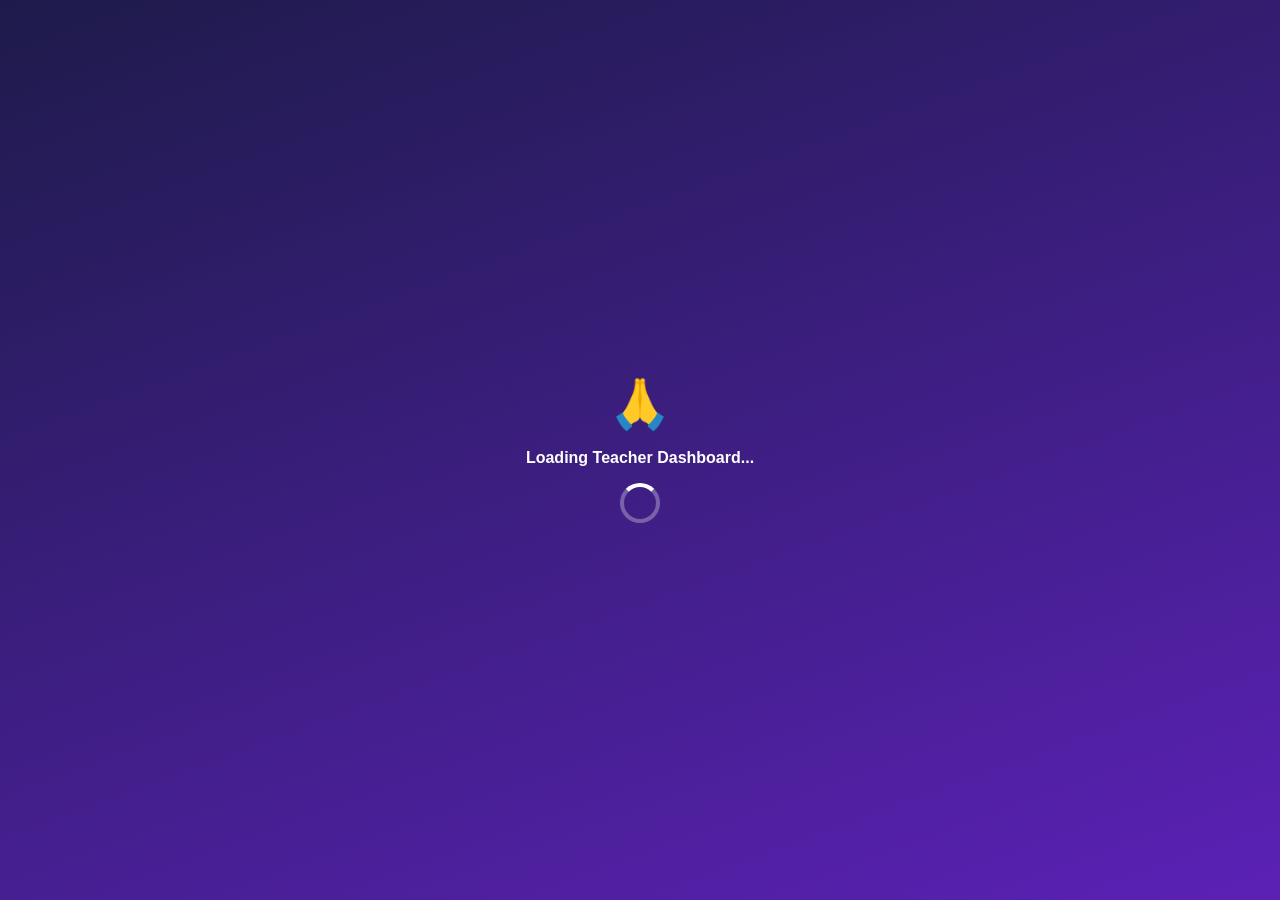
<file: dashboard.html>
<!DOCTYPE html>
<html lang="en">
<head>
<meta charset="UTF-8"/>
<meta name="viewport" content="width=device-width, initial-scale=1.0"/>
<title>Teacher Dashboard — Destroying the Works of the Devil</title>
<link rel="stylesheet" href="dashboard.css"/>
</head>
<body>



<!-- DASHBOARD SCREEN -->
<div id="screen-dashboard" class="screen">

  <!-- TOP NAV -->
  <div class="dash-nav">
    <div class="dash-nav-left">
      <span class="dash-logo">🙏</span>
      <span class="dash-title">Teacher Dashboard</span>
    </div>
    <div class="dash-nav-right">
      <span id="teacher-name" class="teacher-name"></span>
      <div class="class-code-badge" id="class-code-badge"></div>
      <button class="btn-logout" onclick="logout()">Logout</button>
    </div>
  </div>

  <!-- STATS BAR -->
  <div class="stats-bar">
    <div class="stat-item">
      <div class="stat-num" id="stat-students">0</div>
      <div class="stat-label">Students</div>
    </div>
    <div class="stat-item">
      <div class="stat-num" id="stat-submissions">0</div>
      <div class="stat-label">Submissions</div>
    </div>
    <div class="stat-item">
      <div class="stat-num" id="stat-graded">0</div>
      <div class="stat-label">Graded</div>
    </div>
    <div class="stat-item">
      <div class="stat-num" id="stat-days">0</div>
      <div class="stat-label">Days Left</div>
    </div>
  </div>

  <!-- MAIN CONTENT -->
  <div class="dash-content">

    <!-- LEFT: Student List -->
    <div class="student-panel">
      <div class="panel-header">
        <h2>My Students</h2>
        <input type="text" class="search-input" placeholder="🔍 Search students..." oninput="filterStudents(this.value)" />
      </div>
      <div id="student-list" class="student-list">
        <!-- Populated by JS -->
      </div>
    </div>

    <!-- RIGHT: Submission Detail -->
    <div class="detail-panel" id="detail-panel">
      <div class="detail-empty" id="detail-empty">
        <div style="font-size:3rem;">📋</div>
        <p>Select a student to view their submissions</p>
      </div>
      <div id="detail-content" class="hidden">
        <!-- Populated by JS -->
      </div>
    </div>

  </div>
</div>

<!-- GRADE MODAL -->
<div id="grade-modal" class="modal hidden">
  <div class="modal-box">
    <button class="modal-close" onclick="closeGradeModal()">✕</button>
    <h2>Grade Submission</h2>
    <p id="grade-context" style="font-size:0.88rem;color:#4b5563;margin-bottom:16px;"></p>

    <label class="grade-label">Grade Style</label>
    <div class="grade-style-toggle">
      <button class="grade-style-btn active" id="btn-letter" onclick="setGradeStyle('letter')">Letter Grade</button>
      <button class="grade-style-btn" id="btn-ministry" onclick="setGradeStyle('ministry')">Ministry Grade</button>
    </div>

    <div id="letter-grades" class="grade-options">
      <button class="grade-opt" onclick="selectGrade('A')">A</button>
      <button class="grade-opt" onclick="selectGrade('B')">B</button>
      <button class="grade-opt" onclick="selectGrade('C')">C</button>
      <button class="grade-opt" onclick="selectGrade('D')">D</button>
      <button class="grade-opt" onclick="selectGrade('F')">F</button>
    </div>

    <div id="ministry-grades" class="grade-options hidden">
      <button class="grade-opt ministry" onclick="selectGrade('Excellent')">⭐ Excellent</button>
      <button class="grade-opt ministry" onclick="selectGrade('Good')">👍 Good</button>
      <button class="grade-opt ministry" onclick="selectGrade('Satisfactory')">✅ Satisfactory</button>
      <button class="grade-opt ministry" onclick="selectGrade('Needs Improvement')">🔄 Needs Improvement</button>
    </div>

    <div id="grade-selected" class="grade-selected hidden"></div>

    <label class="grade-label" style="margin-top:16px;">Comment / Encouragement</label>
    <textarea id="grade-comment" class="grade-comment" placeholder="Write your feedback, encouragement or notes for this student..."></textarea>

    <button class="btn-submit-grade" onclick="submitGrade()">✅ Submit Grade & Comment</button>
  </div>
</div>

<script src="firebase-config.js"></script>
<script src="dashboard.js"></script>
</body>
</html>
</file>
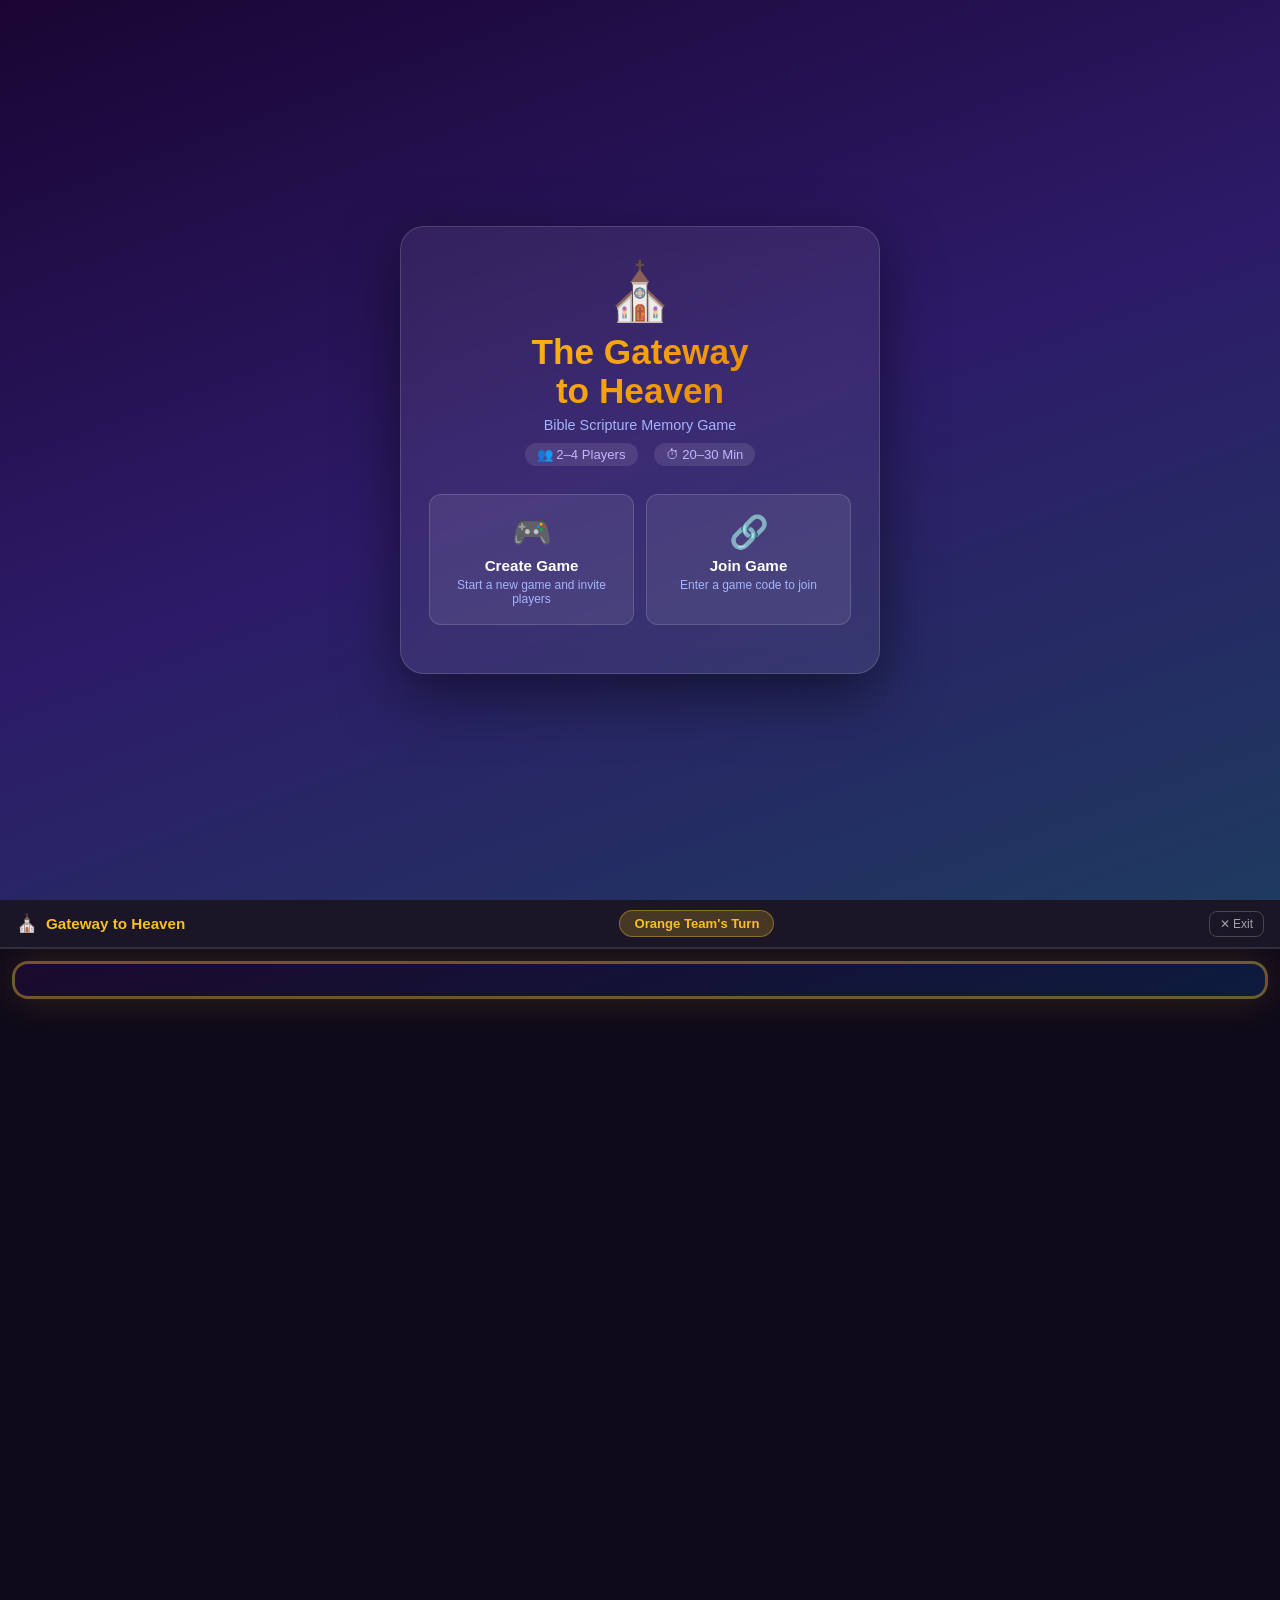
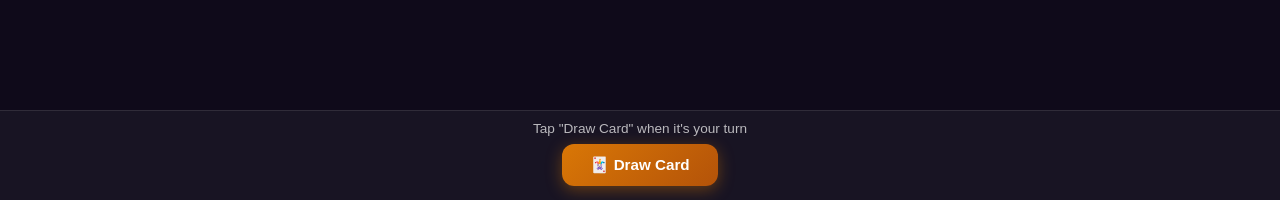
<file: game.html>
<!DOCTYPE html>
<html lang="en">
<head>
<meta charset="UTF-8"/>
<meta name="viewport" content="width=device-width, initial-scale=1.0"/>
<title>The Gateway to Heaven — Bible Game</title>
<link rel="stylesheet" href="game.css"/>
</head>
<body>

<!-- LOBBY SCREEN -->
<div id="screen-lobby" class="screen active">
  <div class="lobby-bg">
    <div class="lobby-box">
      <div class="game-title">
        <div class="game-icon">⛪</div>
        <h1>The Gateway<br>to Heaven</h1>
        <p>Bible Scripture Memory Game</p>
        <div class="game-meta">
          <span>👥 2–4 Players</span>
          <span>⏱ 20–30 Min</span>
        </div>
      </div>

      <div class="lobby-actions">
        <div class="action-card" onclick="showCreateGame()">
          <div class="action-icon">🎮</div>
          <h3>Create Game</h3>
          <p>Start a new game and invite players</p>
        </div>
        <div class="action-card" onclick="showJoinGame()">
          <div class="action-icon">🔗</div>
          <h3>Join Game</h3>
          <p>Enter a game code to join</p>
        </div>
      </div>

      <!-- Create Game Form -->
      <div id="create-form" class="lobby-form hidden">
        <h3>Create New Game</h3>
        <label>Your Name</label>
        <input type="text" id="create-name" placeholder="Enter your name" />
        <label>Pick Your Team Color</label>
        <div class="color-picker">
          <button class="color-opt orange active" data-color="orange" onclick="pickColor(this)">🟠 Orange</button>
          <button class="color-opt red" data-color="red" onclick="pickColor(this)">🔴 Red</button>
          <button class="color-opt green" data-color="green" onclick="pickColor(this)">🟢 Green</button>
          <button class="color-opt blue" data-color="blue" onclick="pickColor(this)">🔵 Blue</button>
        </div>
        <button class="btn-action" onclick="createGame()">Create Game Room</button>
      </div>

      <!-- Join Game Form -->
      <div id="join-form" class="lobby-form hidden">
        <h3>Join a Game</h3>
        <label>Your Name</label>
        <input type="text" id="join-name" placeholder="Enter your name" />
        <label>Game Code</label>
        <input type="text" id="join-code" placeholder="e.g. GTH-1234" maxlength="8" style="text-transform:uppercase;letter-spacing:2px;font-weight:700;" />
        <label>Pick Your Team Color</label>
        <div class="color-picker">
          <button class="color-opt orange active" data-color="orange" onclick="pickColor(this)">🟠 Orange</button>
          <button class="color-opt red" data-color="red" onclick="pickColor(this)">🔴 Red</button>
          <button class="color-opt green" data-color="green" onclick="pickColor(this)">🟢 Green</button>
          <button class="color-opt blue" data-color="blue" onclick="pickColor(this)">🔵 Blue</button>
        </div>
        <button class="btn-action" onclick="joinGame()">Join Game</button>
      </div>

      <!-- Waiting Room -->
      <div id="waiting-room" class="lobby-form hidden">
        <h3>Game Room Created!</h3>
        <div class="game-code-display" id="game-code-display"></div>
        <p style="font-size:0.85rem;color:#4b5563;text-align:center;">Share this code with other players</p>
        <div id="waiting-players" class="waiting-players"></div>
        <button class="btn-action" id="btn-start-game" onclick="startGame()" style="display:none;">▶ Start Game</button>
        <p id="waiting-msg" style="font-size:0.82rem;color:#9ca3af;text-align:center;margin-top:8px;">Waiting for players to join...</p>
      </div>

    </div>
  </div>
</div>

<!-- GAME SCREEN -->
<div id="screen-game" class="screen">

  <!-- Game Header -->
  <div class="game-header">
    <div class="game-header-left">
      <span style="font-size:1.1rem;">⛪</span>
      <span class="game-header-title">Gateway to Heaven</span>
    </div>
    <div class="turn-indicator" id="turn-indicator">Orange Team's Turn</div>
    <button class="btn-menu" onclick="if(confirm('Leave game?')) location.reload()">✕ Exit</button>
  </div>

  <!-- Player Scores -->
  <div class="score-bar" id="score-bar"></div>

  <!-- BOARD -->
  <div class="board-container">
    <div class="board" id="game-board"></div>
  </div>

  <!-- Card Area -->
  <div class="card-area" id="card-area">
    <div class="card-prompt" id="card-prompt">
      <p id="prompt-text">Tap "Draw Card" when it's your turn</p>
    </div>
    <div class="card-actions">
      <button class="btn-draw" id="btn-draw" onclick="drawCard()">🃏 Draw Card</button>
    </div>
  </div>

</div>

<!-- CARD MODAL -->
<div id="card-modal" class="card-modal hidden">
  <div class="card-modal-box">
    <div class="card-header">
      <div class="card-level-badge" id="card-level-badge">Level 1</div>
      <div class="card-reference" id="card-reference">Isaiah 40:28</div>
    </div>
    <div class="card-scripture" id="card-scripture"></div>
    <div class="card-question-box">
      <div class="card-q-label">📖 Recite or Answer:</div>
      <div class="card-question" id="card-question"></div>
    </div>
    <div class="card-answers">
      <button class="btn-correct" id="btn-correct" onclick="answerResult(true)">✅ Correct! Place Peg</button>
      <button class="btn-wrong" id="btn-wrong" onclick="answerResult(false)">❌ Incorrect — Skip Turn</button>
    </div>
    <p style="font-size:0.72rem;color:#9ca3af;text-align:center;margin-top:8px;">All players vote on the answer</p>
  </div>
</div>

<!-- WIN MODAL -->
<div id="win-modal" class="card-modal hidden">
  <div class="card-modal-box win-box">
    <div class="win-icon">🏆</div>
    <h2 id="win-title">Winner!</h2>
    <p id="win-message"></p>
    <button class="btn-draw" onclick="location.reload()">Play Again</button>
  </div>
</div>

<script src="game.js"></script>
</body>
</html>
</file>
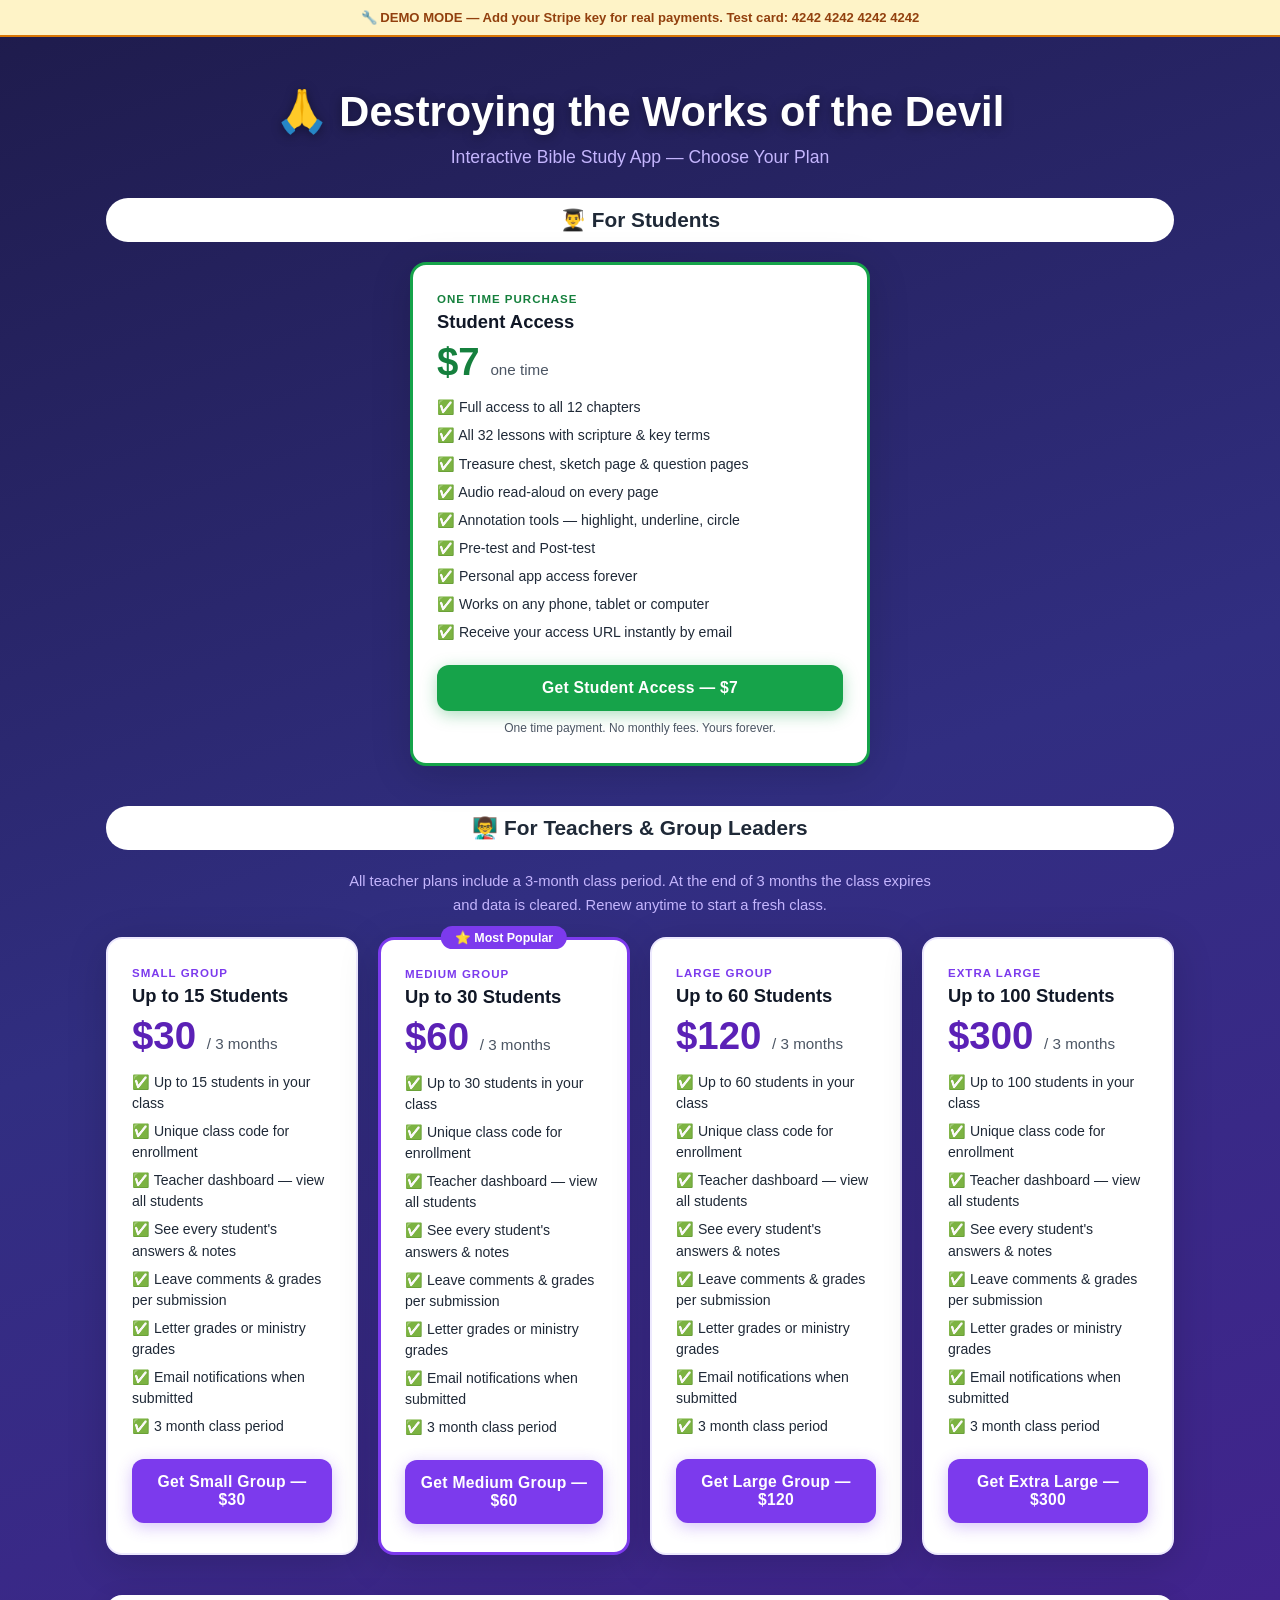
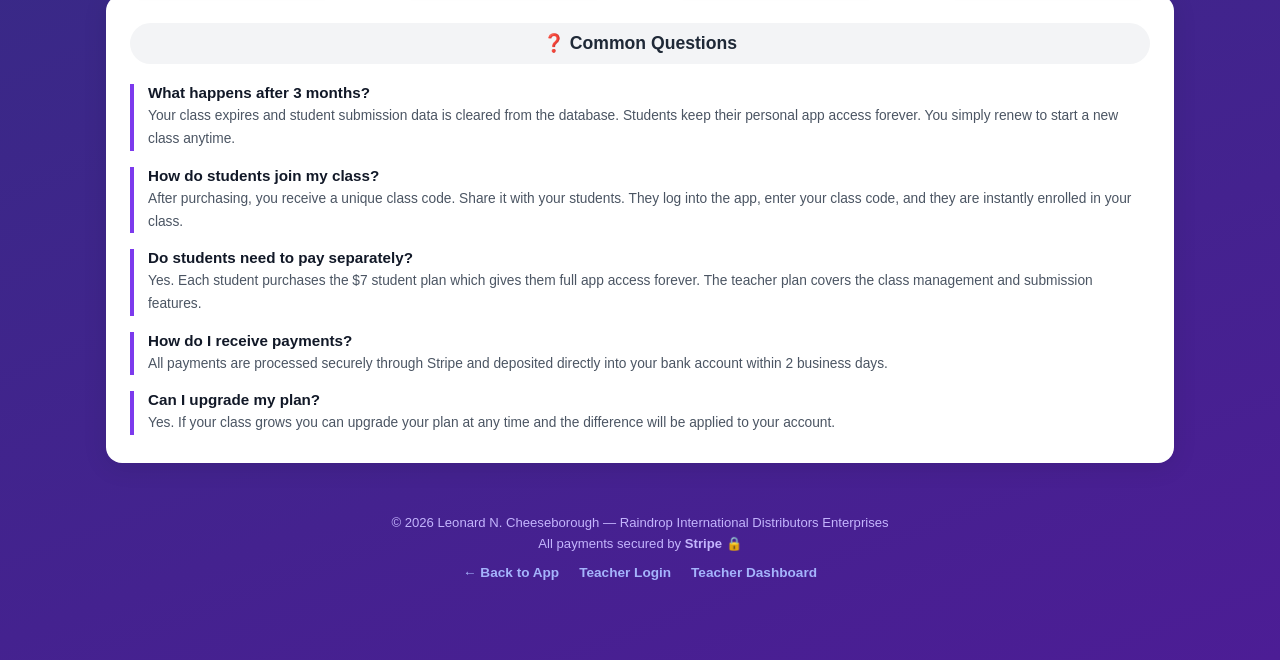
<file: pricing.html>
<!DOCTYPE html>
<html lang="en">
<head>
<meta charset="UTF-8"/>
<meta name="viewport" content="width=device-width, initial-scale=1.0"/>
<title>Pricing — Destroying the Works of the Devil</title>
<link rel="stylesheet" href="pricing.css"/>
</head>
<body>

<div class="pricing-page">

  <!-- HEADER -->
  <div class="pricing-header">
    <h1>🙏 Destroying the Works of the Devil</h1>
    <p class="pricing-subtitle">Interactive Bible Study App — Choose Your Plan</p>
  </div>

  <!-- STUDENT PLAN -->
  <section class="plan-section">
    <h2 class="section-label student-label">👨‍🎓 For Students</h2>
    <div class="plan-card student-card">
      <div class="plan-badge">One Time Purchase</div>
      <h3 class="plan-name">Student Access</h3>
      <div class="plan-price">$7 <span>one time</span></div>
      <ul class="plan-features">
        <li>✅ Full access to all 12 chapters</li>
        <li>✅ All 32 lessons with scripture & key terms</li>
        <li>✅ Treasure chest, sketch page & question pages</li>
        <li>✅ Audio read-aloud on every page</li>
        <li>✅ Annotation tools — highlight, underline, circle</li>
        <li>✅ Pre-test and Post-test</li>
        <li>✅ Personal app access forever</li>
        <li>✅ Works on any phone, tablet or computer</li>
        <li>✅ Receive your access URL instantly by email</li>
      </ul>
      <button class="btn-buy student-btn" onclick="checkout('student')">
        Get Student Access — $7
      </button>
      <p class="plan-note">One time payment. No monthly fees. Yours forever.</p>
    </div>
  </section>

  <!-- TEACHER PLANS -->
  <section class="plan-section">
    <h2 class="section-label teacher-label">👨‍🏫 For Teachers & Group Leaders</h2>
    <p class="teacher-intro">All teacher plans include a 3-month class period. At the end of 3 months the class expires and data is cleared. Renew anytime to start a fresh class.</p>

    <div class="teacher-plans">

      <!-- SMALL -->
      <div class="plan-card teacher-card">
        <div class="plan-badge">Small Group</div>
        <h3 class="plan-name">Up to 15 Students</h3>
        <div class="plan-price">$30 <span>/ 3 months</span></div>
        <ul class="plan-features">
          <li>✅ Up to 15 students in your class</li>
          <li>✅ Unique class code for enrollment</li>
          <li>✅ Teacher dashboard — view all students</li>
          <li>✅ See every student's answers & notes</li>
          <li>✅ Leave comments & grades per submission</li>
          <li>✅ Letter grades or ministry grades</li>
          <li>✅ Email notifications when submitted</li>
          <li>✅ 3 month class period</li>
        </ul>
        <button class="btn-buy teacher-btn" onclick="checkout('teacher_small')">
          Get Small Group — $30
        </button>
      </div>

      <!-- MEDIUM -->
      <div class="plan-card teacher-card popular">
        <div class="popular-badge">⭐ Most Popular</div>
        <div class="plan-badge">Medium Group</div>
        <h3 class="plan-name">Up to 30 Students</h3>
        <div class="plan-price">$60 <span>/ 3 months</span></div>
        <ul class="plan-features">
          <li>✅ Up to 30 students in your class</li>
          <li>✅ Unique class code for enrollment</li>
          <li>✅ Teacher dashboard — view all students</li>
          <li>✅ See every student's answers & notes</li>
          <li>✅ Leave comments & grades per submission</li>
          <li>✅ Letter grades or ministry grades</li>
          <li>✅ Email notifications when submitted</li>
          <li>✅ 3 month class period</li>
        </ul>
        <button class="btn-buy teacher-btn" onclick="checkout('teacher_medium')">
          Get Medium Group — $60
        </button>
      </div>

      <!-- LARGE -->
      <div class="plan-card teacher-card">
        <div class="plan-badge">Large Group</div>
        <h3 class="plan-name">Up to 60 Students</h3>
        <div class="plan-price">$120 <span>/ 3 months</span></div>
        <ul class="plan-features">
          <li>✅ Up to 60 students in your class</li>
          <li>✅ Unique class code for enrollment</li>
          <li>✅ Teacher dashboard — view all students</li>
          <li>✅ See every student's answers & notes</li>
          <li>✅ Leave comments & grades per submission</li>
          <li>✅ Letter grades or ministry grades</li>
          <li>✅ Email notifications when submitted</li>
          <li>✅ 3 month class period</li>
        </ul>
        <button class="btn-buy teacher-btn" onclick="checkout('teacher_large')">
          Get Large Group — $120
        </button>
      </div>

      <!-- EXTRA LARGE -->
      <div class="plan-card teacher-card">
        <div class="plan-badge">Extra Large</div>
        <h3 class="plan-name">Up to 100 Students</h3>
        <div class="plan-price">$300 <span>/ 3 months</span></div>
        <ul class="plan-features">
          <li>✅ Up to 100 students in your class</li>
          <li>✅ Unique class code for enrollment</li>
          <li>✅ Teacher dashboard — view all students</li>
          <li>✅ See every student's answers & notes</li>
          <li>✅ Leave comments & grades per submission</li>
          <li>✅ Letter grades or ministry grades</li>
          <li>✅ Email notifications when submitted</li>
          <li>✅ 3 month class period</li>
        </ul>
        <button class="btn-buy teacher-btn" onclick="checkout('teacher_xl')">
          Get Extra Large — $300
        </button>
      </div>

    </div>
  </section>

  <!-- FAQ -->
  <section class="faq-section">
    <h2 class="section-label">❓ Common Questions</h2>
    <div class="faq-list">
      <div class="faq-item">
        <div class="faq-q">What happens after 3 months?</div>
        <div class="faq-a">Your class expires and student submission data is cleared from the database. Students keep their personal app access forever. You simply renew to start a new class anytime.</div>
      </div>
      <div class="faq-item">
        <div class="faq-q">How do students join my class?</div>
        <div class="faq-a">After purchasing, you receive a unique class code. Share it with your students. They log into the app, enter your class code, and they are instantly enrolled in your class.</div>
      </div>
      <div class="faq-item">
        <div class="faq-q">Do students need to pay separately?</div>
        <div class="faq-a">Yes. Each student purchases the $7 student plan which gives them full app access forever. The teacher plan covers the class management and submission features.</div>
      </div>
      <div class="faq-item">
        <div class="faq-q">How do I receive payments?</div>
        <div class="faq-a">All payments are processed securely through Stripe and deposited directly into your bank account within 2 business days.</div>
      </div>
      <div class="faq-item">
        <div class="faq-q">Can I upgrade my plan?</div>
        <div class="faq-a">Yes. If your class grows you can upgrade your plan at any time and the difference will be applied to your account.</div>
      </div>
    </div>
  </section>

  <!-- FOOTER -->
  <div class="pricing-footer">
    <p>© 2026 Leonard N. Cheeseborough — Raindrop International Distributors Enterprises</p>
    <p>All payments secured by <strong>Stripe</strong> 🔒</p>
    <div class="footer-links">
      <a href="index.html">← Back to App</a>
      <a href="teacher-login.html">Teacher Login</a>
      <a href="dashboard.html">Teacher Dashboard</a>
    </div>
  </div>

</div>

<!-- STRIPE CHECKOUT MODAL -->
<div id="checkout-modal" class="checkout-modal hidden">
  <div class="checkout-box">
    <button class="checkout-close" onclick="closeCheckout()">✕</button>
    <h2 id="checkout-title">Complete Your Purchase</h2>
    <div id="checkout-summary" class="checkout-summary"></div>

    <div class="checkout-form">
      <label>Full Name</label>
      <input type="text" id="buyer-name" placeholder="Your full name" />

      <label>Email Address</label>
      <input type="email" id="buyer-email" placeholder="your@email.com" />

      <!-- Real Stripe fields (shown when Stripe key is set) -->
      <div id="stripe-real-fields" style="display:none;">
        <label>Card Number</label>
        <div id="stripe-card-element" class="stripe-input"></div>
        <div class="card-row">
          <div><label>Expiry</label><div id="stripe-expiry-element" class="stripe-input"></div></div>
          <div><label>CVC</label><div id="stripe-cvc-element" class="stripe-input"></div></div>
        </div>
      </div>

      <!-- Demo fields (shown when no Stripe key) -->
      <div id="stripe-demo-fields" style="display:block;">
        <div style="background:#fef3c7;border-radius:8px;padding:10px 12px;font-size:0.8rem;font-weight:700;color:#92400e;margin-bottom:10px;">
          🔧 Demo Mode — Use test card below. Add your Stripe key to enable real payments.
        </div>
        <label>Card Number (Test)</label>
        <input type="text" id="demo-card" class="stripe-input" value="4242 4242 4242 4242"
          style="width:100%;border:2px solid #e5e7eb;border-radius:8px;padding:12px;font-size:0.95rem;font-family:monospace;" />
        <div class="card-row" style="display:grid;grid-template-columns:1fr 1fr;gap:10px;margin-top:10px;">
          <div>
            <label>Expiry</label>
            <input type="text" placeholder="12/28" value="12/28"
              style="width:100%;border:2px solid #e5e7eb;border-radius:8px;padding:12px;font-size:0.95rem;" />
          </div>
          <div>
            <label>CVC</label>
            <input type="text" placeholder="123" value="123"
              style="width:100%;border:2px solid #e5e7eb;border-radius:8px;padding:12px;font-size:0.95rem;" />
          </div>
        </div>
      </div>

      <div id="stripe-error" class="stripe-error hidden"></div>

      <button class="btn-pay" id="btn-pay" onclick="processPayment()">
        🔒 Pay Securely
      </button>
      <p class="secure-note">🔒 Secured by Stripe. We never store your card details.</p>
    </div>
  </div>
</div>

<!-- SUCCESS MODAL -->
<div id="success-modal" class="checkout-modal hidden">
  <div class="checkout-box success-box">
    <div class="success-icon">✅</div>
    <h2>Payment Successful!</h2>
    <p id="success-message"></p>
    <button class="btn-buy student-btn" onclick="closeSuccess()">Continue</button>
  </div>
</div>

<script src="https://js.stripe.com/v3/"></script>
<script src="pricing.js"></script>
</body>
</html>
</file>
<file: dashboard.css>
/* ===== DASHBOARD STYLES ===== */
*, *::before, *::after { box-sizing: border-box; margin: 0; padding: 0; }

:root {
  --purple: #7c3aed; --purple-dark: #5b21b6; --purple-light: #ede9fe;
  --green: #16a34a; --green-dark: #15803d; --green-light: #dcfce7;
  --gold: #d97706; --white: #ffffff;
  --gray-50: #f9fafb; --gray-100: #f3f4f6; --gray-200: #e5e7eb;
  --gray-300: #d1d5db; --gray-400: #9ca3af; --gray-600: #4b5563;
  --gray-800: #1f2937; --black: #111827;
  --radius: 12px; --shadow: 0 2px 12px rgba(0,0,0,0.10);
}

body { font-family: -apple-system, BlinkMacSystemFont, 'Segoe UI', Roboto, sans-serif; background: var(--gray-50); color: var(--black); min-height: 100vh; }

.screen { display: none; }
.screen.active { display: block; }
.hidden { display: none !important; }

/* ===== LOGIN ===== */
#screen-login {
  min-height: 100vh;
  display: flex !important;
  align-items: center;
  justify-content: center;
  background: linear-gradient(160deg, #1e1b4b, #4c1d95);
  padding: 20px;
}
.login-box {
  background: var(--white); border-radius: 20px;
  padding: 40px 32px; max-width: 400px; width: 100%;
  text-align: center; box-shadow: 0 20px 60px rgba(0,0,0,0.3);
}
.login-logo { font-size: 3rem; margin-bottom: 12px; }
.login-box h1 { font-size: 1.6rem; font-weight: 800; color: var(--purple-dark); margin-bottom: 6px; }
.login-sub { font-size: 0.9rem; color: var(--gray-600); margin-bottom: 28px; }
.btn-google {
  display: flex; align-items: center; justify-content: center; gap: 10px;
  width: 100%; padding: 13px; border: 2px solid var(--gray-200);
  border-radius: 12px; background: var(--white); font-size: 0.95rem;
  font-weight: 700; cursor: pointer; transition: all 0.2s; color: var(--gray-800);
}
.btn-google:hover { background: var(--gray-50); border-color: var(--gray-300); }
.login-note { font-size: 0.82rem; color: var(--gray-600); margin-top: 20px; }
.login-note a { color: var(--purple); font-weight: 600; text-decoration: none; }

/* ===== DASHBOARD NAV ===== */
.dash-nav {
  display: flex; align-items: center; justify-content: space-between;
  padding: 12px 24px; background: var(--white);
  border-bottom: 2px solid var(--gray-200);
  box-shadow: var(--shadow); position: sticky; top: 0; z-index: 100;
  flex-wrap: wrap; gap: 8px;
}
.dash-nav-left  { display: flex; align-items: center; gap: 10px; }
.dash-logo      { font-size: 1.4rem; }
.dash-title     { font-size: 1rem; font-weight: 800; color: var(--purple-dark); }
.dash-nav-right { display: flex; align-items: center; gap: 12px; flex-wrap: wrap; }
.teacher-name   { font-size: 0.85rem; font-weight: 600; color: var(--gray-800); }
.class-code-badge {
  background: var(--purple-light); color: var(--purple-dark);
  font-size: 0.8rem; font-weight: 800; padding: 4px 12px;
  border-radius: 20px; letter-spacing: 1px;
}
.btn-logout {
  padding: 6px 14px; border-radius: 20px;
  border: 2px solid var(--gray-200); background: var(--white);
  font-size: 0.78rem; font-weight: 600; cursor: pointer; color: var(--gray-600);
  transition: all 0.2s;
}
.btn-logout:hover { background: #fee2e2; border-color: #ef4444; color: #dc2626; }

/* ===== STATS BAR ===== */
.stats-bar {
  display: flex; gap: 0;
  background: linear-gradient(135deg, #5b21b6, #7c3aed);
  padding: 16px 24px;
}
.stat-item { flex: 1; text-align: center; border-right: 1px solid rgba(255,255,255,0.2); }
.stat-item:last-child { border-right: none; }
.stat-num   { font-size: 2rem; font-weight: 900; color: var(--white); line-height: 1; }
.stat-label { font-size: 0.72rem; color: #c4b5fd; font-weight: 600; text-transform: uppercase; letter-spacing: 0.5px; margin-top: 2px; }

/* ===== MAIN CONTENT ===== */
.dash-content {
  display: grid;
  grid-template-columns: 320px 1fr;
  gap: 0;
  height: calc(100vh - 130px);
  overflow: hidden;
}

/* ===== STUDENT PANEL ===== */
.student-panel {
  border-right: 2px solid var(--gray-200);
  display: flex; flex-direction: column;
  overflow: hidden;
}
.panel-header {
  padding: 14px 16px;
  border-bottom: 1px solid var(--gray-200);
  background: var(--white);
  display: flex; flex-direction: column; gap: 8px;
  flex-shrink: 0;
}
.panel-header h2 { font-size: 1rem; font-weight: 800; color: var(--black); }
.search-input {
  border: 2px solid var(--gray-200); border-radius: 8px;
  padding: 7px 10px; font-size: 0.85rem; outline: none;
  font-family: inherit; transition: border-color 0.2s; width: 100%;
}
.search-input:focus { border-color: var(--purple); }

.student-list {
  flex: 1; overflow-y: auto; padding: 8px;
  display: flex; flex-direction: column; gap: 6px;
}

.student-item {
  padding: 12px 14px; background: var(--white);
  border-radius: var(--radius); border: 2px solid var(--gray-200);
  cursor: pointer; transition: all 0.2s;
}
.student-item:hover  { border-color: var(--purple); background: var(--purple-light); }
.student-item.active { border-color: var(--purple); background: var(--purple); color: var(--white); }

.student-item-name    { font-size: 0.9rem; font-weight: 700; }
.student-item-sub     { font-size: 0.76rem; color: var(--gray-600); margin-top: 2px; }
.student-item.active .student-item-sub { color: #c4b5fd; }
.student-item-badges  { display: flex; gap: 4px; margin-top: 5px; flex-wrap: wrap; }

.badge {
  font-size: 0.65rem; font-weight: 700; padding: 2px 7px;
  border-radius: 20px; text-transform: uppercase;
}
.badge-submitted { background: #dbeafe; color: #1e40af; }
.badge-graded    { background: var(--green-light); color: var(--green-dark); }
.badge-pending   { background: #fef3c7; color: #92400e; }

/* ===== DETAIL PANEL ===== */
.detail-panel {
  overflow-y: auto; padding: 20px;
  background: var(--gray-50);
}
.detail-empty {
  display: flex; flex-direction: column; align-items: center;
  justify-content: center; height: 300px;
  color: var(--gray-400); gap: 12px; text-align: center;
  font-size: 0.95rem;
}

.detail-student-header {
  display: flex; align-items: center; gap: 14px;
  background: var(--white); border-radius: var(--radius);
  padding: 16px 20px; margin-bottom: 16px;
  box-shadow: var(--shadow);
}
.detail-avatar {
  width: 48px; height: 48px; border-radius: 50%;
  background: var(--purple); color: var(--white);
  display: flex; align-items: center; justify-content: center;
  font-size: 1.3rem; font-weight: 800; flex-shrink: 0;
}
.detail-student-name  { font-size: 1.1rem; font-weight: 800; color: var(--black); }
.detail-student-email { font-size: 0.82rem; color: var(--gray-600); margin-top: 2px; }

.submissions-list { display: flex; flex-direction: column; gap: 12px; }

.submission-card {
  background: var(--white); border-radius: var(--radius);
  border: 2px solid var(--gray-200); padding: 16px 18px;
  box-shadow: var(--shadow);
}
.submission-header {
  display: flex; justify-content: space-between; align-items: flex-start;
  margin-bottom: 10px; flex-wrap: wrap; gap: 8px;
}
.submission-title { font-size: 0.95rem; font-weight: 800; color: var(--black); }
.submission-date  { font-size: 0.75rem; color: var(--gray-400); }

.submission-answers { margin-bottom: 12px; }
.answer-item { margin-bottom: 8px; }
.answer-q { font-size: 0.78rem; font-weight: 700; color: var(--purple-dark); margin-bottom: 2px; }
.answer-a {
  font-size: 0.84rem; color: var(--gray-800); background: var(--gray-50);
  border-left: 3px solid var(--purple-light); padding: 6px 10px; border-radius: 4px;
}

.grade-display {
  display: flex; align-items: center; gap: 10px;
  background: var(--green-light); border-radius: 8px;
  padding: 10px 12px; margin-bottom: 10px; flex-wrap: wrap;
}
.grade-value  { font-size: 1.1rem; font-weight: 900; color: var(--green-dark); }
.grade-comment-text { font-size: 0.82rem; color: var(--gray-800); font-style: italic; }

.submission-actions { display: flex; gap: 8px; flex-wrap: wrap; }
.btn-grade {
  padding: 8px 16px; border-radius: 8px; border: none;
  background: var(--purple); color: var(--white);
  font-size: 0.82rem; font-weight: 700; cursor: pointer;
  transition: all 0.2s;
}
.btn-grade:hover { background: var(--purple-dark); }
.btn-regrade {
  padding: 8px 16px; border-radius: 8px;
  border: 2px solid var(--gray-300); background: var(--white);
  font-size: 0.82rem; font-weight: 600; cursor: pointer;
  transition: all 0.2s; color: var(--gray-600);
}
.btn-regrade:hover { border-color: var(--purple); color: var(--purple); }

/* ===== GRADE MODAL ===== */
.modal {
  position: fixed; inset: 0; background: rgba(0,0,0,0.6);
  z-index: 9999; display: flex; align-items: center;
  justify-content: center; padding: 16px;
}
.modal.hidden { display: none; }
.modal-box {
  background: var(--white); border-radius: 16px;
  padding: 28px 24px; max-width: 480px; width: 100%;
  max-height: 90vh; overflow-y: auto; position: relative;
  box-shadow: 0 20px 60px rgba(0,0,0,0.3);
}
.modal-close {
  position: absolute; top: 12px; right: 12px;
  background: var(--gray-100); border: none;
  border-radius: 50%; width: 30px; height: 30px;
  font-size: 0.88rem; cursor: pointer; color: var(--gray-800); font-weight: 700;
}
.modal-box h2 { font-size: 1.2rem; font-weight: 800; color: var(--purple-dark); margin-bottom: 12px; }

.grade-label { font-size: 0.82rem; font-weight: 700; color: var(--gray-800); display: block; margin-bottom: 6px; }

.grade-style-toggle { display: flex; gap: 8px; margin-bottom: 14px; }
.grade-style-btn {
  flex: 1; padding: 8px; border-radius: 8px;
  border: 2px solid var(--gray-200); background: var(--white);
  font-size: 0.82rem; font-weight: 700; cursor: pointer;
  transition: all 0.2s; color: var(--gray-600);
}
.grade-style-btn.active { background: var(--purple); color: var(--white); border-color: var(--purple); }

.grade-options { display: flex; gap: 8px; flex-wrap: wrap; margin-bottom: 14px; }
.grade-opt {
  padding: 10px 16px; border-radius: 10px;
  border: 2px solid var(--gray-200); background: var(--white);
  font-size: 0.9rem; font-weight: 800; cursor: pointer;
  transition: all 0.2s; color: var(--gray-800);
}
.grade-opt:hover { border-color: var(--purple); background: var(--purple-light); }
.grade-opt.selected { background: var(--purple); color: var(--white); border-color: var(--purple); }
.grade-opt.ministry { font-size: 0.8rem; padding: 9px 12px; }

.grade-selected {
  background: var(--green-light); color: var(--green-dark);
  font-weight: 800; font-size: 1rem; padding: 10px 14px;
  border-radius: 8px; margin-bottom: 12px; text-align: center;
}

.grade-comment {
  width: 100%; border: 2px solid var(--gray-200);
  border-radius: 8px; padding: 10px 12px; font-size: 0.88rem;
  resize: vertical; min-height: 100px; font-family: inherit;
  outline: none; transition: border-color 0.2s;
}
.grade-comment:focus { border-color: var(--purple); }

.btn-submit-grade {
  width: 100%; padding: 13px; margin-top: 14px;
  background: var(--green); color: var(--white);
  border: none; border-radius: 12px; font-size: 0.95rem;
  font-weight: 800; cursor: pointer; transition: all 0.2s;
}
.btn-submit-grade:hover { background: var(--green-dark); }

/* ===== RESPONSIVE ===== */
@media (max-width: 768px) {
  .dash-content { grid-template-columns: 1fr; height: auto; }
  .student-panel { border-right: none; border-bottom: 2px solid var(--gray-200); max-height: 300px; }
  .stats-bar { padding: 12px 16px; }
  .stat-num { font-size: 1.5rem; }
}
</file>
<file: game.css>
/* ===== GATEWAY TO HEAVEN GAME STYLES ===== */
*, *::before, *::after { box-sizing: border-box; margin: 0; padding: 0; }

:root {
  --orange: #ea580c; --orange-light: #fed7aa;
  --red: #dc2626; --red-light: #fee2e2;
  --green: #16a34a; --green-light: #dcfce7;
  --blue: #2563eb; --blue-light: #dbeafe;
  --gold: #d97706; --gold-light: #fef3c7;
  --purple: #7c3aed; --purple-light: #ede9fe;
  --white: #ffffff; --black: #111827;
  --gray-100: #f3f4f6; --gray-200: #e5e7eb;
  --gray-400: #9ca3af; --gray-600: #4b5563; --gray-800: #1f2937;
  --radius: 12px;
}

body { font-family: -apple-system, BlinkMacSystemFont, 'Segoe UI', Roboto, sans-serif; background: #0f0a1a; color: var(--black); min-height: 100vh; overflow-x: hidden; }

.screen { display: none; }
.screen.active { display: block; }
.hidden { display: none !important; }

/* ===== LOBBY ===== */
.lobby-bg {
  min-height: 100vh;
  background: linear-gradient(160deg, #1a0533, #2d1b69, #1e3a5f);
  display: flex; align-items: center; justify-content: center; padding: 20px;
}
.lobby-box {
  background: rgba(255,255,255,0.07);
  backdrop-filter: blur(12px);
  border: 1px solid rgba(255,255,255,0.15);
  border-radius: 24px;
  padding: 32px 28px;
  max-width: 480px; width: 100%;
  box-shadow: 0 20px 60px rgba(0,0,0,0.5);
}

.game-title { text-align: center; margin-bottom: 28px; color: var(--white); }
.game-icon  { font-size: 3.5rem; margin-bottom: 8px; }
.game-title h1 {
  font-size: 2.2rem; font-weight: 900; line-height: 1.1;
  background: linear-gradient(135deg, #fbbf24, #f59e0b, #d97706);
  -webkit-background-clip: text; -webkit-text-fill-color: transparent;
  text-shadow: none;
}
.game-title p { font-size: 0.9rem; color: #a5b4fc; margin-top: 6px; }
.game-meta   { display: flex; gap: 16px; justify-content: center; margin-top: 10px; }
.game-meta span { font-size: 0.82rem; color: #c4b5fd; background: rgba(255,255,255,0.1); padding: 4px 12px; border-radius: 20px; }

.lobby-actions { display: grid; grid-template-columns: 1fr 1fr; gap: 12px; margin-bottom: 16px; }
.action-card {
  background: rgba(255,255,255,0.08); border: 1px solid rgba(255,255,255,0.15);
  border-radius: var(--radius); padding: 18px 14px;
  text-align: center; cursor: pointer; transition: all 0.2s; color: var(--white);
}
.action-card:hover { background: rgba(255,255,255,0.15); transform: translateY(-2px); }
.action-icon { font-size: 2rem; margin-bottom: 6px; }
.action-card h3 { font-size: 0.95rem; font-weight: 800; margin-bottom: 4px; }
.action-card p  { font-size: 0.75rem; color: #a5b4fc; }

.lobby-form {
  background: rgba(255,255,255,0.06);
  border: 1px solid rgba(255,255,255,0.12);
  border-radius: var(--radius); padding: 20px; margin-top: 12px;
}
.lobby-form h3 { font-size: 1rem; font-weight: 800; color: var(--white); margin-bottom: 14px; text-align: center; }
.lobby-form label { font-size: 0.78rem; font-weight: 700; color: #c4b5fd; display: block; margin-bottom: 4px; margin-top: 10px; }
.lobby-form input {
  width: 100%; padding: 10px 12px; border-radius: 8px;
  border: 1px solid rgba(255,255,255,0.2); background: rgba(255,255,255,0.1);
  color: var(--white); font-size: 0.92rem; outline: none; font-family: inherit;
}
.lobby-form input::placeholder { color: rgba(255,255,255,0.4); }
.lobby-form input:focus { border-color: #a78bfa; }

.color-picker { display: flex; gap: 6px; flex-wrap: wrap; margin: 6px 0; }
.color-opt {
  flex: 1; min-width: 80px; padding: 8px 6px; border-radius: 8px;
  border: 2px solid transparent; font-size: 0.78rem; font-weight: 700;
  cursor: pointer; transition: all 0.2s; color: var(--white);
}
.color-opt.orange { background: rgba(234,88,12,0.4); }
.color-opt.red    { background: rgba(220,38,38,0.4); }
.color-opt.green  { background: rgba(22,163,74,0.4); }
.color-opt.blue   { background: rgba(37,99,235,0.4); }
.color-opt.active { border-color: var(--white); transform: scale(1.05); }

.btn-action {
  width: 100%; padding: 13px; margin-top: 14px;
  background: linear-gradient(135deg, #7c3aed, #5b21b6);
  color: var(--white); border: none; border-radius: 12px;
  font-size: 1rem; font-weight: 800; cursor: pointer;
  transition: all 0.2s; box-shadow: 0 4px 16px rgba(124,58,237,0.4);
}
.btn-action:hover { background: linear-gradient(135deg, #6d28d9, #4c1d95); }

.game-code-display {
  font-size: 2rem; font-weight: 900; letter-spacing: 4px;
  color: #fbbf24; text-align: center;
  background: rgba(251,191,36,0.1); border: 2px solid #fbbf24;
  border-radius: 12px; padding: 14px; margin: 12px 0;
}

.waiting-players { display: flex; flex-direction: column; gap: 6px; margin: 10px 0; }
.waiting-player {
  display: flex; align-items: center; gap: 10px;
  background: rgba(255,255,255,0.08); border-radius: 8px; padding: 8px 12px;
}
.waiting-player-dot { width: 12px; height: 12px; border-radius: 50%; }
.waiting-player span { font-size: 0.88rem; color: var(--white); font-weight: 600; }

/* ===== GAME SCREEN ===== */
#screen-game { display: flex; flex-direction: column; height: 100vh; background: #0f0a1a; }

.game-header {
  display: flex; align-items: center; justify-content: space-between;
  padding: 10px 16px; background: rgba(255,255,255,0.05);
  border-bottom: 1px solid rgba(255,255,255,0.1); flex-shrink: 0;
}
.game-header-left { display: flex; align-items: center; gap: 8px; }
.game-header-title { font-size: 0.95rem; font-weight: 800; color: #fbbf24; }
.turn-indicator {
  font-size: 0.82rem; font-weight: 800; padding: 5px 14px;
  border-radius: 20px; background: rgba(251,191,36,0.2);
  color: #fbbf24; border: 1px solid rgba(251,191,36,0.4);
}
.btn-menu {
  font-size: 0.75rem; padding: 5px 10px; border-radius: 8px;
  border: 1px solid rgba(255,255,255,0.2); background: transparent;
  color: rgba(255,255,255,0.6); cursor: pointer;
}

/* ===== SCORE BAR ===== */
.score-bar {
  display: flex; gap: 0; flex-shrink: 0;
  background: rgba(255,255,255,0.05);
  border-bottom: 1px solid rgba(255,255,255,0.1);
}
.score-item {
  flex: 1; text-align: center; padding: 8px 4px;
  border-right: 1px solid rgba(255,255,255,0.08);
}
.score-item:last-child { border-right: none; }
.score-team  { font-size: 0.65rem; font-weight: 700; text-transform: uppercase; letter-spacing: 0.5px; margin-bottom: 2px; }
.score-pegs  { font-size: 1.1rem; font-weight: 900; }

/* ===== BOARD ===== */
.board-container { flex: 1; overflow: auto; padding: 12px; -webkit-overflow-scrolling: touch; }

.board {
  background: linear-gradient(160deg, #1a0a2e, #0d1b3e);
  border: 3px solid rgba(251,191,36,0.4);
  border-radius: 16px; padding: 16px;
  min-width: 320px;
  box-shadow: 0 0 40px rgba(251,191,36,0.15);
  display: flex; flex-direction: column; align-items: center; gap: 8px;
}

.gateway-banner {
  background: linear-gradient(135deg, #92400e, #d97706, #92400e);
  color: var(--white); font-size: 1rem; font-weight: 900;
  padding: 10px 24px; border-radius: 8px; letter-spacing: 1px;
  text-align: center; margin-bottom: 4px; width: 100%;
  box-shadow: 0 0 20px rgba(251,191,36,0.4);
}
.enter-gateway {
  background: rgba(251,191,36,0.15); border: 1px solid rgba(251,191,36,0.4);
  color: #fbbf24; font-size: 0.8rem; font-weight: 800;
  padding: 6px 20px; border-radius: 20px; letter-spacing: 1px; margin-bottom: 6px;
}

.board-level {
  width: 100%; display: flex; flex-direction: column; align-items: center; gap: 6px;
}
.level-label {
  display: flex; align-items: center; gap: 8px;
  background: rgba(255,255,255,0.06); border-radius: 8px;
  padding: 6px 14px; width: 100%;
}
.level-num   { font-size: 0.7rem; font-weight: 900; color: #fbbf24; text-transform: uppercase; }
.level-name  { font-size: 0.85rem; font-weight: 800; color: var(--white); }

.level-slots { display: flex; gap: 4px; flex-wrap: wrap; justify-content: center; width: 100%; }

.slot {
  position: relative;
  min-width: 60px; flex: 1; max-width: 80px;
  background: rgba(255,255,255,0.06);
  border: 1px solid rgba(255,255,255,0.15);
  border-radius: 8px; padding: 6px 4px;
  text-align: center; cursor: pointer;
  transition: all 0.2s;
}
.slot:hover { background: rgba(255,255,255,0.12); }
.slot.active-slot {
  border-color: #fbbf24;
  box-shadow: 0 0 12px rgba(251,191,36,0.5);
  animation: pulse-gold 1s infinite;
}
@keyframes pulse-gold {
  0%,100% { box-shadow: 0 0 8px rgba(251,191,36,0.4); }
  50%      { box-shadow: 0 0 20px rgba(251,191,36,0.8); }
}
.slot-ref  { font-size: 0.58rem; font-weight: 700; color: #c4b5fd; line-height: 1.2; }
.slot-pegs { display: flex; gap: 2px; flex-wrap: wrap; justify-content: center; margin-top: 3px; min-height: 16px; }
.peg       { width: 12px; height: 16px; border-radius: 3px 3px 6px 6px; display: inline-block; }
.peg.orange { background: #ea580c; }
.peg.red    { background: #dc2626; }
.peg.green  { background: #16a34a; }
.peg.blue   { background: #2563eb; }

/* ===== CARD AREA ===== */
.card-area {
  flex-shrink: 0; padding: 10px 16px 14px;
  background: rgba(255,255,255,0.04);
  border-top: 1px solid rgba(255,255,255,0.1);
}
.card-prompt {
  text-align: center; margin-bottom: 8px;
  font-size: 0.85rem; color: rgba(255,255,255,0.7);
}
.card-actions { display: flex; justify-content: center; }
.btn-draw {
  padding: 12px 28px; border: none; border-radius: 12px;
  background: linear-gradient(135deg, #d97706, #b45309);
  color: var(--white); font-size: 0.95rem; font-weight: 800;
  cursor: pointer; transition: all 0.2s;
  box-shadow: 0 4px 16px rgba(217,119,6,0.4);
}
.btn-draw:hover  { background: linear-gradient(135deg, #b45309, #92400e); }
.btn-draw:active { transform: scale(0.97); }
.btn-draw:disabled { background: #374151; cursor: not-allowed; opacity: 0.6; box-shadow: none; }

/* ===== CARD MODAL ===== */
.card-modal {
  position: fixed; inset: 0;
  background: rgba(0,0,0,0.85);
  z-index: 9999; display: flex;
  align-items: center; justify-content: center; padding: 16px;
}
.card-modal.hidden { display: none; }

.card-modal-box {
  background: linear-gradient(160deg, #1e1b4b, #1e3a5f);
  border: 2px solid rgba(251,191,36,0.4);
  border-radius: 20px; padding: 24px 20px;
  max-width: 420px; width: 100%;
  box-shadow: 0 20px 60px rgba(0,0,0,0.6);
}

.card-header { display: flex; justify-content: space-between; align-items: center; margin-bottom: 14px; }
.card-level-badge {
  font-size: 0.72rem; font-weight: 800; padding: 4px 12px;
  border-radius: 20px; background: rgba(251,191,36,0.2);
  color: #fbbf24; border: 1px solid rgba(251,191,36,0.4);
  text-transform: uppercase; letter-spacing: 1px;
}
.card-reference { font-size: 1rem; font-weight: 900; color: #fbbf24; }

.card-scripture {
  background: rgba(255,255,255,0.07); border-left: 3px solid #fbbf24;
  border-radius: 0 8px 8px 0; padding: 12px 14px;
  font-size: 0.88rem; line-height: 1.7; color: rgba(255,255,255,0.9);
  margin-bottom: 14px; max-height: 160px; overflow-y: auto;
}

.card-question-box {
  background: rgba(124,58,237,0.2); border-radius: 10px;
  padding: 12px 14px; margin-bottom: 16px;
}
.card-q-label { font-size: 0.72rem; font-weight: 700; color: #a78bfa; margin-bottom: 6px; text-transform: uppercase; }
.card-question { font-size: 0.9rem; font-weight: 700; color: var(--white); line-height: 1.5; }

.card-answers { display: flex; gap: 10px; }
.btn-correct {
  flex: 1; padding: 13px; border: none; border-radius: 12px;
  background: linear-gradient(135deg, #16a34a, #15803d);
  color: var(--white); font-size: 0.88rem; font-weight: 800;
  cursor: pointer; transition: all 0.2s;
}
.btn-wrong {
  flex: 1; padding: 13px; border: none; border-radius: 12px;
  background: linear-gradient(135deg, #dc2626, #b91c1c);
  color: var(--white); font-size: 0.88rem; font-weight: 800;
  cursor: pointer; transition: all 0.2s;
}

/* Win modal */
.win-box { text-align: center; padding: 30px 24px; }
.win-icon { font-size: 4rem; margin-bottom: 12px; }
.win-box h2 { font-size: 1.8rem; font-weight: 900; color: #fbbf24; margin-bottom: 12px; }
.win-box p  { font-size: 0.95rem; color: rgba(255,255,255,0.8); margin-bottom: 24px; line-height: 1.6; }

/* ===== RESPONSIVE ===== */
@media (max-width: 380px) {
  .slot { min-width: 48px; }
  .slot-ref { font-size: 0.5rem; }
  .lobby-actions { grid-template-columns: 1fr; }
}
</file>
<file: pricing.css>
/* ===== PRICING PAGE STYLES ===== */
*, *::before, *::after { box-sizing: border-box; margin: 0; padding: 0; }

:root {
  --purple: #7c3aed;
  --purple-dark: #5b21b6;
  --purple-light: #ede9fe;
  --green: #16a34a;
  --green-dark: #15803d;
  --green-light: #dcfce7;
  --gold: #d97706;
  --gold-light: #fef3c7;
  --white: #ffffff;
  --gray-50: #f9fafb;
  --gray-100: #f3f4f6;
  --gray-200: #e5e7eb;
  --gray-600: #4b5563;
  --gray-800: #1f2937;
  --black: #111827;
  --radius: 16px;
  --shadow: 0 4px 24px rgba(0,0,0,0.10);
  --shadow-lg: 0 8px 40px rgba(0,0,0,0.16);
}

body {
  font-family: -apple-system, BlinkMacSystemFont, 'Segoe UI', Roboto, sans-serif;
  background: linear-gradient(160deg, #1e1b4b 0%, #312e81 40%, #4c1d95 100%);
  min-height: 100vh;
  color: var(--black);
}

.pricing-page {
  max-width: 1100px;
  margin: 0 auto;
  padding: 0 16px 60px;
}

/* ===== HEADER ===== */
.pricing-header {
  text-align: center;
  padding: 50px 20px 30px;
  color: var(--white);
}
.pricing-header h1 {
  font-size: clamp(1.6rem, 4vw, 2.6rem);
  font-weight: 900;
  line-height: 1.2;
  text-shadow: 0 2px 12px rgba(0,0,0,0.4);
}
.pricing-subtitle {
  font-size: 1.1rem;
  color: #c4b5fd;
  margin-top: 10px;
}

/* ===== SECTION LABELS ===== */
.plan-section { margin-bottom: 40px; }

.section-label {
  font-size: 1.3rem;
  font-weight: 800;
  text-align: center;
  padding: 10px 24px;
  border-radius: 30px;
  display: inline-block;
  margin: 0 auto 20px;
  display: flex;
  justify-content: center;
  align-items: center;
}
.student-label  { background: var(--green); color: var(--white); }
.teacher-label  { background: var(--purple); color: var(--white); }
.section-label  { background: var(--white); color: var(--gray-800); }

.teacher-intro {
  text-align: center;
  color: #c4b5fd;
  font-size: 0.92rem;
  margin-bottom: 20px;
  max-width: 600px;
  margin-left: auto;
  margin-right: auto;
  line-height: 1.6;
}

/* ===== PLAN CARDS ===== */
.plan-card {
  background: var(--white);
  border-radius: var(--radius);
  padding: 28px 24px;
  box-shadow: var(--shadow-lg);
  position: relative;
  transition: transform 0.2s;
}
.plan-card:hover { transform: translateY(-4px); }

/* Student card centered */
.student-card {
  max-width: 460px;
  margin: 0 auto;
  border: 3px solid var(--green);
}

/* Teacher cards grid */
.teacher-plans {
  display: grid;
  grid-template-columns: repeat(auto-fit, minmax(240px, 1fr));
  gap: 20px;
}
.teacher-card { border: 2px solid var(--purple-light); }
.teacher-card.popular { border: 3px solid var(--purple); }

.popular-badge {
  position: absolute;
  top: -14px;
  left: 50%;
  transform: translateX(-50%);
  background: var(--purple);
  color: var(--white);
  font-size: 0.78rem;
  font-weight: 700;
  padding: 4px 14px;
  border-radius: 20px;
  white-space: nowrap;
}

.plan-badge {
  font-size: 0.72rem;
  font-weight: 700;
  text-transform: uppercase;
  letter-spacing: 1px;
  color: var(--purple);
  margin-bottom: 6px;
}
.student-card .plan-badge { color: var(--green-dark); }

.plan-name {
  font-size: 1.15rem;
  font-weight: 800;
  color: var(--black);
  margin-bottom: 10px;
}

.plan-price {
  font-size: 2.4rem;
  font-weight: 900;
  color: var(--purple-dark);
  margin-bottom: 16px;
  line-height: 1;
}
.student-card .plan-price { color: var(--green-dark); }
.plan-price span {
  font-size: 0.95rem;
  font-weight: 500;
  color: var(--gray-600);
}

.plan-features {
  list-style: none;
  display: flex;
  flex-direction: column;
  gap: 7px;
  margin-bottom: 22px;
}
.plan-features li {
  font-size: 0.88rem;
  color: var(--gray-800);
  line-height: 1.5;
}

.plan-note {
  font-size: 0.75rem;
  color: var(--gray-600);
  text-align: center;
  margin-top: 10px;
}

/* ===== BUY BUTTONS ===== */
.btn-buy {
  width: 100%;
  padding: 14px;
  border: none;
  border-radius: 12px;
  font-size: 0.98rem;
  font-weight: 800;
  cursor: pointer;
  transition: all 0.2s;
  letter-spacing: 0.3px;
}
.btn-buy:active { transform: scale(0.97); }

.student-btn { background: var(--green); color: var(--white); box-shadow: 0 4px 16px rgba(22,163,74,0.35); }
.student-btn:hover { background: var(--green-dark); }
.teacher-btn { background: var(--purple); color: var(--white); box-shadow: 0 4px 16px rgba(124,58,237,0.3); }
.teacher-btn:hover { background: var(--purple-dark); }

/* ===== FAQ ===== */
.faq-section {
  background: var(--white);
  border-radius: var(--radius);
  padding: 28px 24px;
  margin-bottom: 32px;
  box-shadow: var(--shadow);
}
.faq-section .section-label {
  color: var(--gray-800);
  background: var(--gray-100);
  margin-bottom: 20px;
  font-size: 1.1rem;
}
.faq-list { display: flex; flex-direction: column; gap: 16px; }
.faq-item { border-left: 4px solid var(--purple); padding-left: 14px; }
.faq-q { font-size: 0.95rem; font-weight: 700; color: var(--black); margin-bottom: 4px; }
.faq-a { font-size: 0.86rem; color: var(--gray-600); line-height: 1.65; }

/* ===== FOOTER ===== */
.pricing-footer {
  text-align: center;
  color: #c4b5fd;
  font-size: 0.82rem;
  padding: 20px 0;
  display: flex;
  flex-direction: column;
  gap: 6px;
}
.footer-links { display: flex; gap: 20px; justify-content: center; margin-top: 8px; }
.footer-links a { color: #a5b4fc; text-decoration: none; font-weight: 600; font-size: 0.85rem; }
.footer-links a:hover { color: var(--white); }

/* ===== CHECKOUT MODAL ===== */
.checkout-modal {
  position: fixed; inset: 0;
  background: rgba(0,0,0,0.7);
  z-index: 9999;
  display: flex;
  align-items: center;
  justify-content: center;
  padding: 16px;
}
.checkout-modal.hidden { display: none; }

.checkout-box {
  background: var(--white);
  border-radius: var(--radius);
  padding: 28px 24px;
  max-width: 460px;
  width: 100%;
  max-height: 90vh;
  overflow-y: auto;
  position: relative;
  box-shadow: var(--shadow-lg);
}

.checkout-close {
  position: absolute; top: 14px; right: 14px;
  background: var(--gray-100); border: none;
  border-radius: 50%; width: 32px; height: 32px;
  font-size: 0.9rem; cursor: pointer; font-weight: 700;
  color: var(--gray-800);
}

.checkout-box h2 { font-size: 1.3rem; font-weight: 800; color: var(--purple-dark); margin-bottom: 14px; }

.checkout-summary {
  background: var(--purple-light);
  border-radius: 10px;
  padding: 12px 16px;
  font-size: 0.9rem;
  font-weight: 600;
  color: var(--purple-dark);
  margin-bottom: 20px;
}

.checkout-form { display: flex; flex-direction: column; gap: 12px; }
.checkout-form label { font-size: 0.82rem; font-weight: 700; color: var(--gray-800); margin-bottom: -6px; }
.checkout-form input {
  border: 2px solid var(--gray-200);
  border-radius: 8px;
  padding: 10px 12px;
  font-size: 0.92rem;
  outline: none;
  font-family: inherit;
  transition: border-color 0.2s;
}
.checkout-form input:focus { border-color: var(--purple); }

.stripe-input {
  border: 2px solid var(--gray-200);
  border-radius: 8px;
  padding: 12px;
  background: var(--white);
  transition: border-color 0.2s;
  min-height: 44px;
}
.stripe-input.focused { border-color: var(--purple); }

.card-row { display: grid; grid-template-columns: 1fr 1fr; gap: 12px; }

.stripe-error {
  background: #fee2e2;
  color: #991b1b;
  border-radius: 8px;
  padding: 10px 12px;
  font-size: 0.85rem;
  font-weight: 600;
}
.stripe-error.hidden { display: none; }

.btn-pay {
  width: 100%;
  padding: 14px;
  background: var(--purple);
  color: var(--white);
  border: none;
  border-radius: 12px;
  font-size: 1rem;
  font-weight: 800;
  cursor: pointer;
  transition: all 0.2s;
  margin-top: 4px;
}
.btn-pay:hover { background: var(--purple-dark); }
.btn-pay:disabled { background: var(--gray-400); cursor: not-allowed; }

.secure-note { font-size: 0.75rem; color: var(--gray-600); text-align: center; }

/* Success modal */
.success-box { text-align: center; padding: 40px 24px; }
.success-icon { font-size: 4rem; margin-bottom: 16px; }
.success-box h2 { font-size: 1.5rem; font-weight: 800; color: var(--green-dark); margin-bottom: 12px; }
.success-box p { font-size: 0.95rem; color: var(--gray-600); margin-bottom: 24px; line-height: 1.6; }

/* ===== RESPONSIVE ===== */
@media (max-width: 600px) {
  .teacher-plans { grid-template-columns: 1fr; }
  .plan-price { font-size: 2rem; }
  .pricing-header { padding: 30px 16px 20px; }
}
</file>
